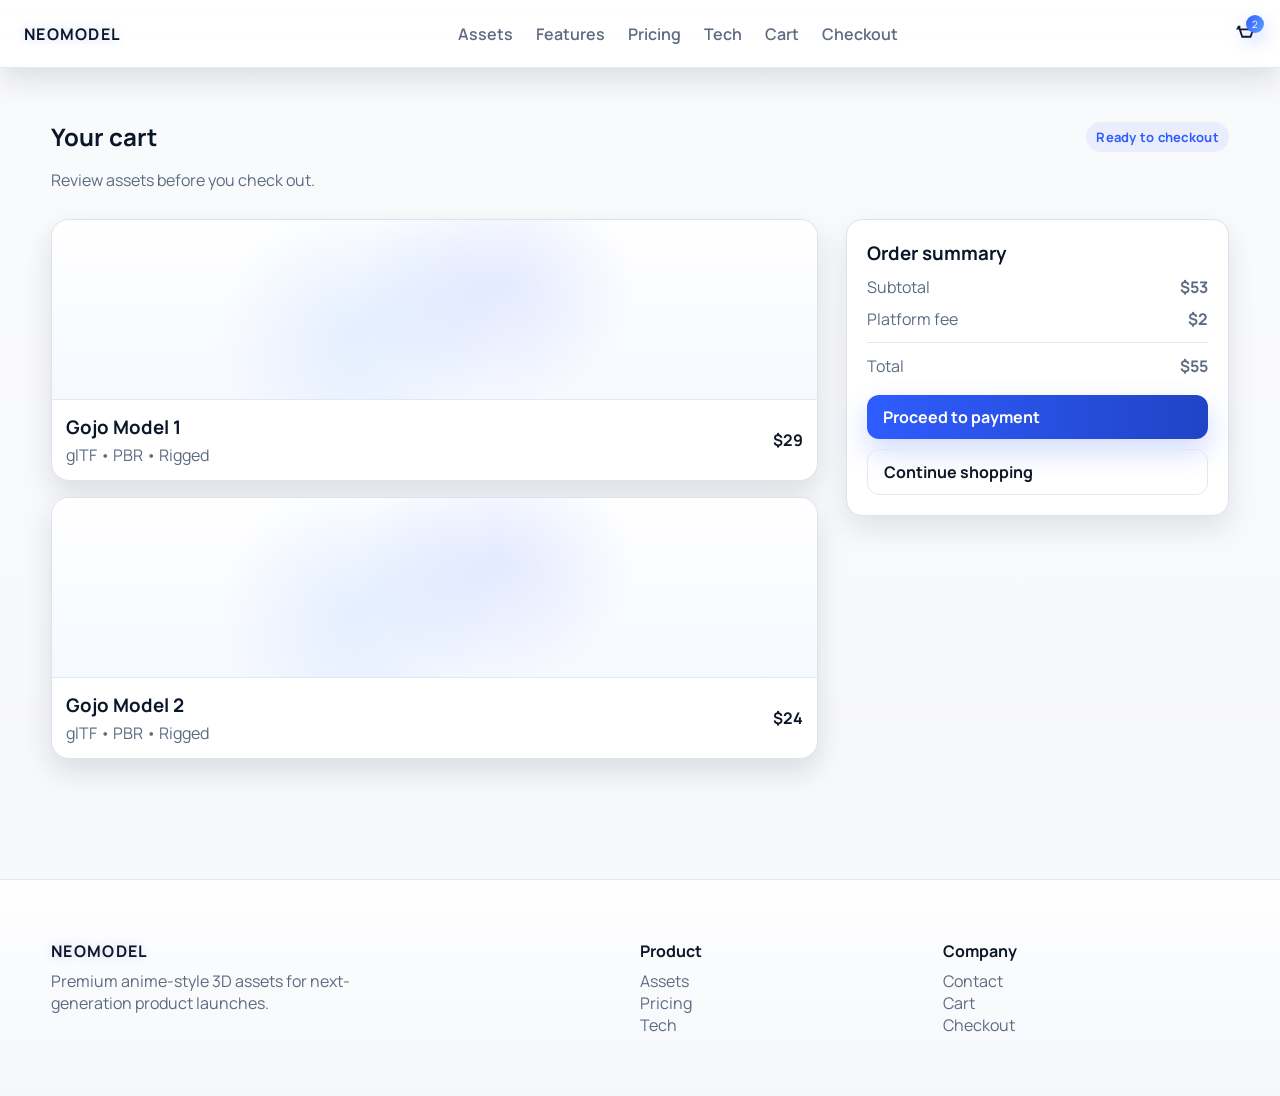
<file: cart.html>
<!doctype html>
<html lang="en">
<head>
  <meta charset="utf-8">
  <meta name="viewport" content="width=device-width, initial-scale=1, viewport-fit=cover">
  <title>NeoModel — Cart</title>
  <link rel="stylesheet" href="./styles/main.css">
</head>
<body>
  <header class="nav">
    <div class="brand">NeoModel</div>
    <nav>
      <a href="index.html#products">Assets</a>
      <a href="index.html#features">Features</a>
      <a href="index.html#pricing">Pricing</a>
      <a href="index.html#specs">Tech</a>
      <a href="cart.html">Cart</a>
      <a href="payment.html">Checkout</a>
    </nav>
    <div class="cart">
      <span class="count">2</span>
      <svg viewBox="0 0 24 24" width="22" height="22"><path d="M7 4h-2l-1 2h2l3 9h9l3-8h-14"></path></svg>
    </div>
  </header>

  <main>
    <section class="section" style="padding-top:120px">
      <div class="container">
        <div class="section-title"><h1 style="margin:0">Your cart</h1><span class="eyebrow">Ready to checkout</span></div>
        <p style="color:var(--muted);margin:0 0 28px">Review assets before you check out.</p>
        <div class="grid" style="grid-template-columns:2fr 1fr;gap:28px">
          <div>
            <div class="card" style="margin-bottom:16px">
              <div class="card-3d"></div>
              <div class="card-content" style="display:flex;align-items:center;justify-content:space-between">
                <div>
                  <h3 style="margin:0 0 4px">Gojo Model 1</h3>
                  <p style="margin:0;color:var(--muted)">glTF • PBR • Rigged</p>
                </div>
                <div class="price">$29</div>
              </div>
            </div>
            <div class="card">
              <div class="card-3d"></div>
              <div class="card-content" style="display:flex;align-items:center;justify-content:space-between">
                <div>
                  <h3 style="margin:0 0 4px">Gojo Model 2</h3>
                  <p style="margin:0;color:var(--muted)">glTF • PBR • Rigged</p>
                </div>
                <div class="price">$24</div>
              </div>
            </div>
          </div>
          <div>
            <div class="form-card">
              <div class="section-title" style="margin:0 0 8px"><h3 style="margin:0">Order summary</h3></div>
              <div class="form-row"><span>Subtotal</span><strong>$53</strong></div>
              <div class="form-row"><span>Platform fee</span><strong>$2</strong></div>
              <div class="form-row" style="border-top:1px solid var(--border);padding-top:12px;margin-top:12px"><span>Total</span><strong>$55</strong></div>
              <div style="margin-top:18px;display:flex;gap:10px;flex-direction:column">
                <a class="btn primary" href="payment.html">Proceed to payment</a>
                <a class="btn ghost" href="index.html#products">Continue shopping</a>
              </div>
            </div>
          </div>
        </div>
      </div>
    </section>
  </main>
  <footer class="footer">
    <div class="columns">
      <div>
        <div class="brand">NeoModel</div>
        <p style="margin:8px 0 0;max-width:300px">Premium anime-style 3D assets for next-generation product launches.</p>
      </div>
      <div>
        <h4 style="margin:0 0 8px;color:var(--txt)">Product</h4>
        <a href="index.html#products">Assets</a><br>
        <a href="index.html#pricing">Pricing</a><br>
        <a href="index.html#specs">Tech</a>
      </div>
      <div>
        <h4 style="margin:0 0 8px;color:var(--txt)">Company</h4>
        <a href="mailto:hello@neomodel.com">Contact</a><br>
        <a href="cart.html">Cart</a><br>
        <a href="payment.html">Checkout</a>
      </div>
    </div>
  </footer>
</body>
</html>
</file>
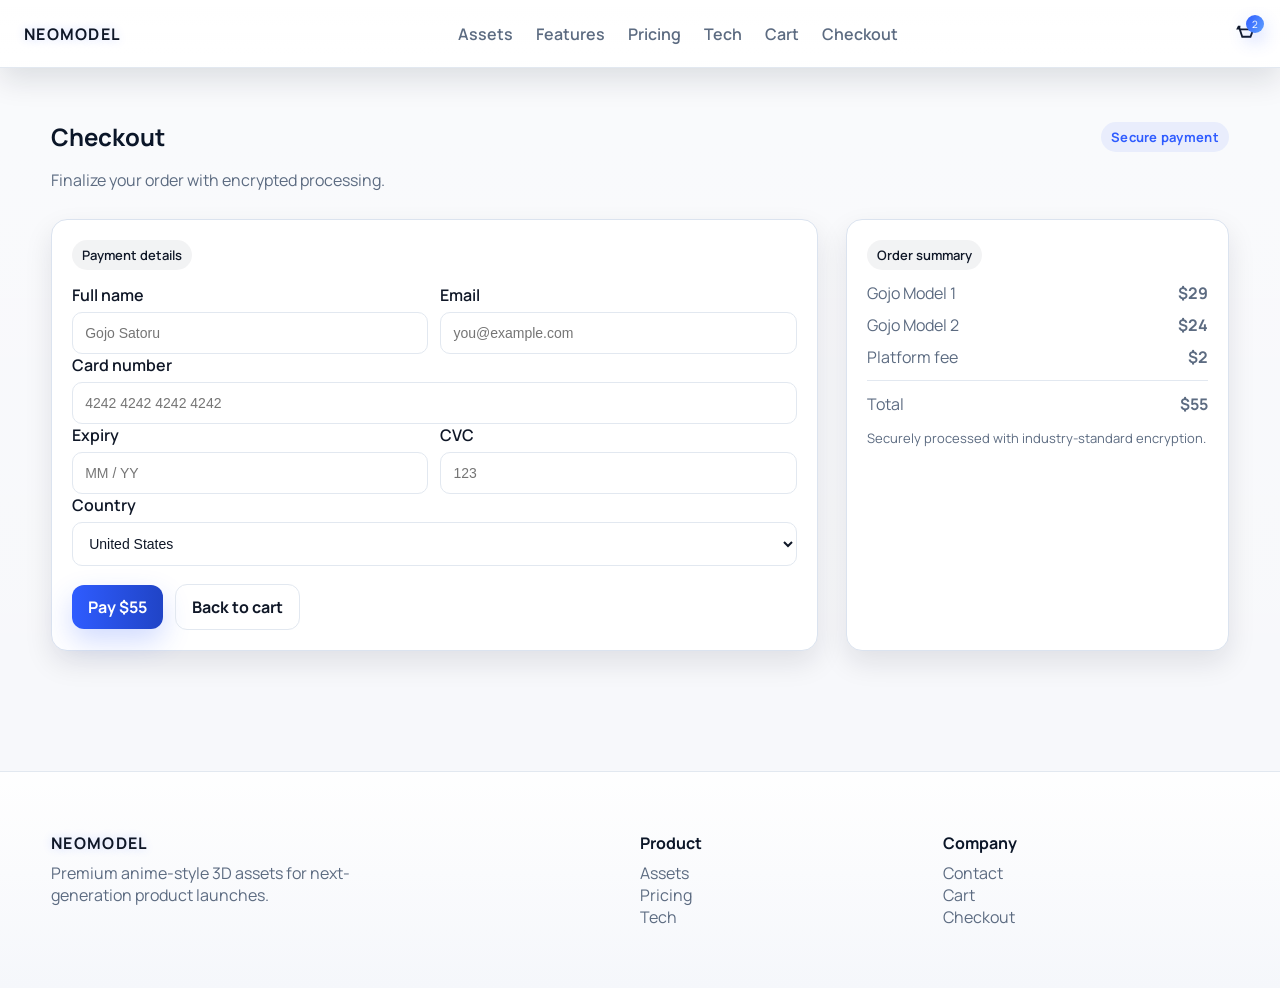
<file: payment.html>
<!doctype html>
<html lang="en">
<head>
  <meta charset="utf-8">
  <meta name="viewport" content="width=device-width, initial-scale=1, viewport-fit=cover">
  <title>NeoModel — Payment</title>
  <link rel="stylesheet" href="./styles/main.css">
</head>
<body>
  <header class="nav">
    <div class="brand">NeoModel</div>
    <nav>
      <a href="index.html#products">Assets</a>
      <a href="index.html#features">Features</a>
      <a href="index.html#pricing">Pricing</a>
      <a href="index.html#specs">Tech</a>
      <a href="cart.html">Cart</a>
      <a href="payment.html">Checkout</a>
    </nav>
    <div class="cart">
      <span class="count">2</span>
      <svg viewBox="0 0 24 24" width="22" height="22"><path d="M7 4h-2l-1 2h2l3 9h9l3-8h-14"></path></svg>
    </div>
  </header>

  <main>
    <section class="section" style="padding-top:120px">
      <div class="container">
        <div class="section-title"><h1 style="margin:0">Checkout</h1><span class="eyebrow">Secure payment</span></div>
        <p style="color:var(--muted);margin:0 0 28px">Finalize your order with encrypted processing.</p>
        <div class="grid" style="grid-template-columns:2fr 1fr;gap:28px">
          <div class="form-card">
            <div class="pill">Payment details</div>
            <div class="form-grid" style="margin-top:14px">
              <div class="form-group">
                <label for="name">Full name</label>
                <input id="name" type="text" placeholder="Gojo Satoru" />
              </div>
              <div class="form-group">
                <label for="email">Email</label>
                <input id="email" type="email" placeholder="you@example.com" />
              </div>
            </div>
            <div class="form-group">
              <label for="card">Card number</label>
              <input id="card" inputmode="numeric" placeholder="4242 4242 4242 4242" />
            </div>
            <div class="form-grid">
              <div class="form-group">
                <label for="exp">Expiry</label>
                <input id="exp" placeholder="MM / YY" />
              </div>
              <div class="form-group">
                <label for="cvc">CVC</label>
                <input id="cvc" placeholder="123" />
              </div>
            </div>
            <div class="form-group">
              <label for="country">Country</label>
              <select id="country">
                <option>United States</option>
                <option>Canada</option>
                <option>United Kingdom</option>
                <option>Japan</option>
              </select>
            </div>
            <div style="margin-top:18px;display:flex;gap:12px;align-items:center">
              <a class="btn primary" href="#">Pay $55</a>
              <a class="btn ghost" href="cart.html">Back to cart</a>
            </div>
          </div>
          <div class="form-card">
            <div class="pill">Order summary</div>
            <div class="form-row" style="margin-top:12px">
              <span>Gojo Model 1</span><strong>$29</strong>
            </div>
            <div class="form-row">
              <span>Gojo Model 2</span><strong>$24</strong>
            </div>
            <div class="form-row">
              <span>Platform fee</span><strong>$2</strong>
            </div>
            <div class="form-row" style="border-top:1px solid var(--border);padding-top:12px;margin-top:12px">
              <span>Total</span><strong>$55</strong>
            </div>
            <div style="margin-top:14px;color:var(--muted);font-size:13px">
              Securely processed with industry-standard encryption.
            </div>
          </div>
        </div>
      </div>
    </section>
  </main>
  <footer class="footer">
    <div class="columns">
      <div>
        <div class="brand">NeoModel</div>
        <p style="margin:8px 0 0;max-width:300px">Premium anime-style 3D assets for next-generation product launches.</p>
      </div>
      <div>
        <h4 style="margin:0 0 8px;color:var(--txt)">Product</h4>
        <a href="index.html#products">Assets</a><br>
        <a href="index.html#pricing">Pricing</a><br>
        <a href="index.html#specs">Tech</a>
      </div>
      <div>
        <h4 style="margin:0 0 8px;color:var(--txt)">Company</h4>
        <a href="mailto:hello@neomodel.com">Contact</a><br>
        <a href="cart.html">Cart</a><br>
        <a href="payment.html">Checkout</a>
      </div>
    </div>
  </footer>
</body>
</html>
</file>
<file: styles/main.css>
@import url('https://fonts.googleapis.com/css2?family=Manrope:wght@500;600;700&display=swap');
*{box-sizing:border-box}
html,body{height:100%;scroll-behavior:smooth;background:var(--bg);color:var(--txt)}
body{margin:0;font-family:"Manrope",-apple-system,BlinkMacSystemFont,"Segoe UI",Roboto,Helvetica,Arial,sans-serif}
:root{--bg:#f7f8fb;--surface:#ffffff;--panel:rgba(255,255,255,.96);--border:#e2e8f0;--glass:rgba(255,255,255,.9);--txt:#0b1628;--muted:#5c6b81;--accent:#2f5cff;--accent-soft:#5fa1ff}
.nav{position:fixed;top:0;left:0;right:0;height:68px;display:flex;align-items:center;justify-content:space-between;padding:0 24px;background:linear-gradient(180deg,rgba(255,255,255,.98),rgba(255,255,255,.86));backdrop-filter:saturate(140%) blur(12px);z-index:20;border-bottom:1px solid var(--border);box-shadow:0 12px 30px rgba(11,22,40,.12)}
.brand{font-weight:700;letter-spacing:.08em;text-transform:uppercase;color:#0f1727;text-shadow:0 0 10px rgba(47,92,255,.22)}
.nav nav a{color:var(--muted);text-decoration:none;margin:0 10px;transition:.2s;font-weight:600}
.nav nav a:hover{color:#0f1727}
.cart{display:flex;gap:8px;align-items:center;cursor:pointer;position:relative}
.cart svg{stroke:#0f1727;fill:none;stroke-width:2}
.cart .count{position:absolute;top:-8px;right:-8px;background:linear-gradient(120deg,var(--accent),var(--accent-soft));color:#fff;font-size:10px;border-radius:10px;padding:2px 6px;box-shadow:0 8px 18px rgba(47,92,255,.25)}
.section{padding:120px 20px;position:relative;background:linear-gradient(180deg,rgba(255,255,255,.35),rgba(255,255,255,0))}
.hero{height:100vh;padding:0;overflow:hidden}
#webgl{position:absolute;inset:0;width:100%;height:100%;display:block}
.hero-ui{position:absolute;left:6vw;top:50%;transform:translateY(-50%);max-width:560px;padding:32px 36px;background:linear-gradient(145deg,rgba(255,255,255,.96),rgba(240,244,255,.9));border:1px solid var(--border);border-radius:22px;backdrop-filter:blur(14px);box-shadow:0 30px 80px rgba(11,22,40,.18)}
.hero-ui h1{font-size:56px;line-height:1.04;margin:0 0 12px}
.hero-ui .neon{color:#0f1727;text-shadow:0 0 12px rgba(47,92,255,.35),0 6px 20px rgba(0,0,0,.08)}
.hero-ui p{color:var(--muted);margin:0 0 16px}
.btn{border:1px solid var(--border);background:var(--glass);color:#0f1727;padding:11px 16px;border-radius:12px;text-decoration:none;display:inline-flex;align-items:center;gap:8px;transition:.2s;font-weight:700}
.btn.primary{background:linear-gradient(90deg,var(--accent),#2044c6);color:#fff;border:none;box-shadow:0 12px 28px rgba(47,92,255,.22)}
.btn.ghost{background:transparent}
.btn.small{padding:8px 12px;font-size:12px}
.cta{display:flex;gap:12px}
.products h2,.pricing h2,.about h2{margin:0 0 24px}
.grid{display:grid;grid-template-columns:repeat(3,minmax(0,1fr));gap:20px}
.card{background:var(--surface);border:1px solid #dbe3ef;border-radius:18px;overflow:hidden;position:relative;transform-style:preserve-3d;transition:transform .3s,box-shadow .3s;box-shadow:0 12px 28px rgba(15,23,39,.12)}
.card:hover{transform:translateY(-4px);box-shadow:0 16px 44px rgba(15,23,39,.18)}
.card-3d{height:180px;background:radial-gradient(140px 120px at 58% 36%,rgba(47,92,255,.12),transparent),radial-gradient(140px 140px at 40% 62%,rgba(95,161,255,.14),transparent),linear-gradient(180deg,rgba(255,255,255,.96),rgba(244,247,255,.8));border-bottom:1px solid var(--border);position:relative}
.card-content{padding:14px}
.price{font-weight:700;color:#0f1727}
.actions{display:flex;gap:10px;margin-top:8px}
.pricing .tiers{display:grid;grid-template-columns:repeat(3,minmax(0,1fr));gap:20px}
.tier{padding:1px;border-radius:18px;background:linear-gradient(135deg,rgba(231,177,90,.7),rgba(120,158,255,.5)) border-box}
.tier .tier-inner{background:var(--surface);border:1px solid #dbe3ef;border-radius:16px;padding:18px;height:100%;box-shadow:0 16px 38px rgba(15,23,39,.12)}
.tier.popular .tier-inner{box-shadow:0 0 0 2px rgba(231,177,90,.45),0 0 40px rgba(231,177,90,.14)}
.cost{font-size:32px;margin:6px 0 10px}
.form-card{background:var(--surface);border:1px solid #dbe3ef;border-radius:16px;padding:20px;box-shadow:0 12px 28px rgba(15,23,39,.1)}
.form-row{display:flex;align-items:center;justify-content:space-between;gap:12px;margin:10px 0;color:var(--muted)}
.form-grid{display:grid;grid-template-columns:repeat(2,minmax(0,1fr));gap:12px}
.form-group{display:flex;flex-direction:column;gap:6px}
.form-group label{font-weight:600;color:#0f1727}
.form-group input,.form-group select{padding:12px 12px;border:1px solid var(--border);border-radius:10px;background:#fff;color:#0f1727;font-size:14px}
.form-group input:focus,.form-group select:focus{outline:2px solid rgba(231,177,90,.45);box-shadow:0 0 0 4px rgba(231,177,90,.15)}
.pill{display:inline-flex;align-items:center;gap:8px;padding:6px 10px;border-radius:999px;background:rgba(15,23,39,.05);color:#0f1727;font-size:13px;font-weight:600}
.modal{position:fixed;inset:0;background:rgba(246,248,252,.75);backdrop-filter:blur(10px);display:none;align-items:center;justify-content:center;z-index:30}
.modal.open{display:flex}
.modal-content{width:min(940px,92vw);height:min(640px,80vh);background:var(--surface);border:1px solid var(--border);border-radius:18px;position:relative;overflow:hidden;box-shadow:0 22px 60px rgba(15,23,39,.2)}
.modal .viewer{position:absolute;inset:0;z-index:1}
#viewerCanvas{width:100%;height:100%}
.modal .close{position:absolute;right:12px;top:12px;z-index:3;background:var(--surface);border:1px solid var(--border);color:#0f1727;border-radius:12px;width:38px;height:38px;box-shadow:0 10px 24px rgba(15,23,39,.14);display:grid;place-items:center}
#loading{position:fixed;inset:0;display:flex;flex-direction:column;align-items:center;justify-content:center;background:linear-gradient(180deg,#f6f8fc,#eef3fb);z-index:50;gap:16px}
.glitch{position:relative;font-size:36px;font-weight:800;letter-spacing:.18em;text-transform:uppercase}
.glitch span{position:relative;color:#fff}
.glitch span::before,.glitch span::after{content:attr(data-text);position:absolute;left:0;top:0}
.glitch span::before{color:#cd7f32;transform:translate(2px,0);clip-path:inset(0 0 50% 0)}
.glitch span::after{color:#9a9ea4;transform:translate(-2px,0);clip-path:inset(50% 0 0 0)}
.progress{width:min(420px,70vw);height:6px;border-radius:10px;background:rgba(15,23,39,.06);overflow:hidden;border:1px solid var(--border)}
.progress .bar{width:0;height:100%;background:linear-gradient(90deg,var(--accent),var(--accent-soft));box-shadow:0 0 18px rgba(47,92,255,.28) inset}
.container{width:min(1200px,92vw);margin:0 auto}
.hero-grid{display:grid;grid-template-columns:1.1fr 0.9fr;align-items:center;gap:60px;height:100%}
.eyebrow{display:inline-flex;align-items:center;gap:8px;padding:6px 10px;border-radius:999px;background:rgba(47,92,255,.08);color:var(--accent);font-weight:700;font-size:13px;letter-spacing:.02em}
.feature-grid{display:grid;grid-template-columns:repeat(3,minmax(0,1fr));gap:18px}
.feature-card{padding:18px;border:1px solid var(--border);border-radius:14px;background:var(--surface);box-shadow:0 10px 26px rgba(15,23,39,.08)}
.feature-card h3{margin:6px 0;color:var(--txt)}
.feature-card p{margin:0;color:var(--muted);line-height:1.5}
.spec-grid{display:grid;grid-template-columns:repeat(4,minmax(0,1fr));gap:14px}
.spec{padding:14px 16px;border:1px solid var(--border);border-radius:12px;background:var(--surface);text-align:center}
.spec strong{display:block;font-size:18px;color:var(--txt)}
.spec span{color:var(--muted);font-size:13px}
.section-title{display:flex;align-items:center;justify-content:space-between;gap:12px;margin-bottom:16px}
.section-title h2{margin:0}
.footer{padding:60px 20px;border-top:1px solid var(--border);background:linear-gradient(180deg,rgba(255,255,255,.92),rgba(245,247,251,1));color:var(--muted)}
.footer .columns{display:grid;grid-template-columns:2fr 1fr 1fr;gap:18px;width:min(1200px,92vw);margin:0 auto}
.footer a{color:var(--muted);text-decoration:none}
.footer a:hover{color:var(--txt)}
@media (max-width:960px){.grid{grid-template-columns:repeat(2,1fr)}.hero-ui{left:5vw;right:5vw;max-width:none}.pricing .tiers{grid-template-columns:repeat(2,1fr)}}
@media (max-width:640px){.grid{grid-template-columns:1fr}.nav{height:60px}.hero-ui h1{font-size:36px}}
</file>
